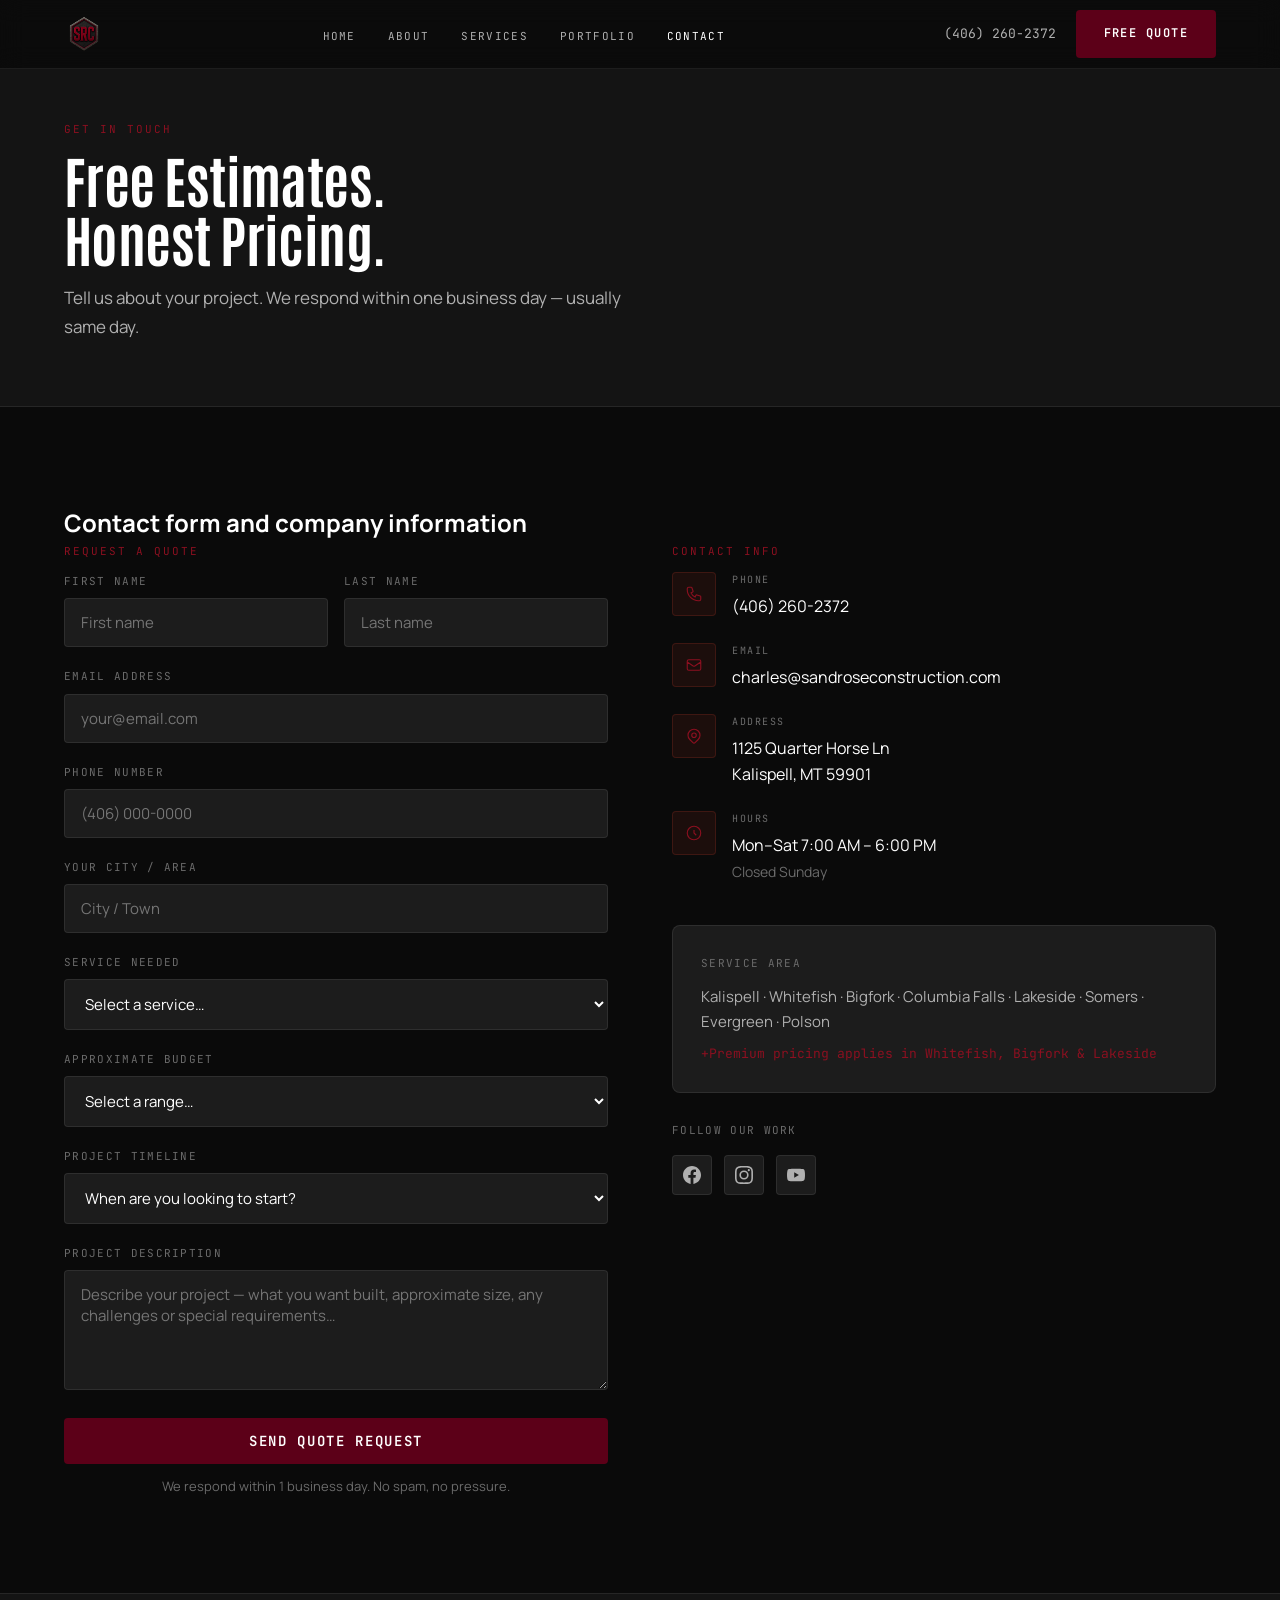
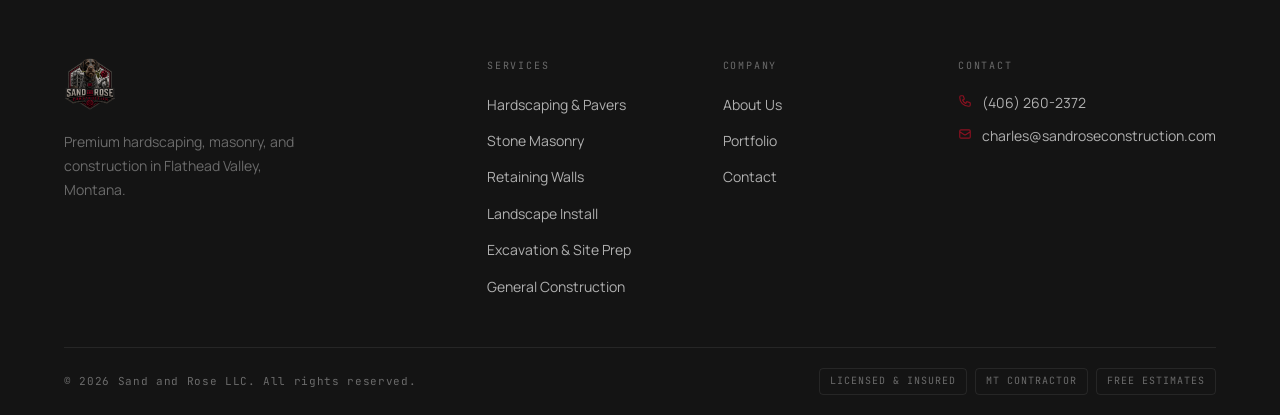
<file: contact.html>
<!DOCTYPE html>
<html lang="en">
<head>
  <meta charset="UTF-8">
  <meta name="viewport" content="width=device-width, initial-scale=1.0">
  <title>Contact & Free Estimate | Sand and Rose Construction | Kalispell, MT</title>
  <meta name="description" content="Request a free estimate from Sand and Rose Construction. We serve Kalispell, Whitefish, Bigfork, Columbia Falls, and all of Flathead Valley, Montana.">
  <link rel="canonical" href="https://www.sandandroseconstruction.com/contact.html">
  <meta property="og:title" content="Contact | Sand and Rose Construction | Kalispell, MT">
  <meta property="og:description" content="Get a free, honest estimate on your hardscaping, masonry, or construction project in Flathead Valley, Montana.">
  <meta property="og:url" content="https://www.sandandroseconstruction.com/contact.html">
  <meta property="og:image" content="https://www.sandandroseconstruction.com/assets/hero_retaining_wall.jpg">
  <link rel="icon" type="image/png" sizes="32x32" href="assets/favicon_32.png">
  <link rel="apple-touch-icon" href="assets/favicon_180.png">
  <link rel="stylesheet" href="css/styles.css">
  <script type="application/ld+json">
  {
    "@context": "https://schema.org",
    "@type": "LocalBusiness",
    "name": "Sand and Rose Construction",
    "url": "https://www.sandandroseconstruction.com",
    "telephone": "+14062602372",
    "email": "charles@sandroseconstruction.com",
    "address": {
      "@type": "PostalAddress",
      "streetAddress": "1125 Quarter Horse Ln",
      "addressLocality": "Kalispell",
      "addressRegion": "MT",
      "postalCode": "59901",
      "addressCountry": "US"
    }
  }
  </script>
</head>
<body>

<nav class="nav" role="navigation" aria-label="Main navigation">
  <div class="nav__inner">
    <a href="index.html" class="nav__logo" aria-label="Sand and Rose Construction home">
      <img src="assets/logo_badge.png" alt="Sand and Rose Construction logo">
    </a>
    <ul class="nav__links" role="list">
      <li><a href="index.html">Home</a></li>
      <li><a href="about.html">About</a></li>
      <li><a href="services.html">Services</a></li>
      <li><a href="portfolio.html">Portfolio</a></li>
      <li><a href="contact.html">Contact</a></li>
    </ul>
    <div class="nav__right">
      <a href="tel:+14062602372" class="nav__phone">(406) 260-2372</a>
      <a href="contact.html" class="btn btn-primary">Free Quote</a>
    </div>
    <button class="nav__toggle" aria-label="Open menu" aria-expanded="false">
      <span></span><span></span><span></span>
    </button>
  </div>
  <div class="nav__mobile" role="menu">
    <a href="index.html">Home</a>
    <a href="about.html">About</a>
    <a href="services.html">Services</a>
    <a href="portfolio.html">Portfolio</a>
    <a href="contact.html">Contact</a>
    <a href="tel:+14062602372">(406) 260-2372</a>
    <a href="contact.html" class="btn btn-primary">Free Quote</a>
  </div>
</nav>

<section class="page-hero" aria-labelledby="contact-heading">
  <div class="container">
    <span class="section-label">Get in Touch</span>
    <h1 class="section-title" id="contact-heading">Free Estimates.<br>Honest Pricing.</h1>
    <p class="section-sub">Tell us about your project. We respond within one business day — usually same day.</p>
  </div>
</section>

<section class="section" aria-labelledby="contact-form-heading">
  <div class="container">
    <h2 class="sr-only" id="contact-form-heading">Contact form and company information</h2>
    <div class="contact-grid">

      <!-- FORM -->
      <!-- IMPORTANT: Replace xpqgrbqa with your real Formspree endpoint -->
      <!-- Sign up free at formspree.io — takes 2 minutes -->
      <div>
        <span class="section-label">Request a Quote</span>
        <form
          action="https://formspree.io/f/xpqgrbqa"
          method="POST"
          data-validate
          aria-label="Quote request form">

          <div style="display:grid;grid-template-columns:1fr 1fr;gap:16px;">
            <div class="form-group">
              <label for="first-name">First name</label>
              <input type="text" id="first-name" name="first_name" placeholder="First name" required autocomplete="given-name">
            </div>
            <div class="form-group">
              <label for="last-name">Last name</label>
              <input type="text" id="last-name" name="last_name" placeholder="Last name" required autocomplete="family-name">
            </div>
          </div>

          <div class="form-group">
            <label for="email">Email address</label>
            <input type="email" id="email" name="email" placeholder="your@email.com" required autocomplete="email">
          </div>

          <div class="form-group">
            <label for="phone">Phone number</label>
            <input type="tel" id="phone" name="phone" placeholder="(406) 000-0000" autocomplete="tel">
          </div>

          <div class="form-group">
            <label for="city">Your city / area</label>
            <input type="text" id="city" name="city" placeholder="City / Town" required>
          </div>

          <div class="form-group">
            <label for="service">Service needed</label>
            <select id="service" name="service" required>
              <option value="" disabled selected>Select a service…</option>
              <option value="Hardscaping & Pavers">Hardscaping &amp; Pavers</option>
              <option value="Stone Masonry">Stone Masonry</option>
              <option value="Retaining Walls">Retaining Walls</option>
              <option value="Landscape Install">Landscape Install</option>
              <option value="Excavation & Site Prep">Excavation &amp; Site Prep</option>
              <option value="General Construction">General Construction</option>
              <option value="Multiple / Not Sure">Multiple / Not Sure</option>
            </select>
          </div>

          <div class="form-group">
            <label for="budget">Approximate budget</label>
            <select id="budget" name="budget">
              <option value="" disabled selected>Select a range…</option>
              <option value="Under $5,000">Under $5,000</option>
              <option value="$5,000 – $15,000">$5,000 – $15,000</option>
              <option value="$15,000 – $30,000">$15,000 – $30,000</option>
              <option value="$30,000 – $75,000">$30,000 – $75,000</option>
              <option value="$75,000+">$75,000+</option>
              <option value="Not sure yet">Not sure yet</option>
            </select>
          </div>

          <div class="form-group">
            <label for="timeline">Project timeline</label>
            <select id="timeline" name="timeline">
              <option value="" disabled selected>When are you looking to start?</option>
              <option value="ASAP">As soon as possible</option>
              <option value="1-3 months">1–3 months</option>
              <option value="3-6 months">3–6 months</option>
              <option value="This year">Sometime this year</option>
              <option value="Planning only">Just planning for now</option>
            </select>
          </div>

          <div class="form-group">
            <label for="message">Project description</label>
            <textarea id="message" name="message" placeholder="Describe your project — what you want built, approximate size, any challenges or special requirements…" required></textarea>
          </div>

          <!-- Honeypot spam filter -->
          <input type="text" name="_gotcha" style="display:none" tabindex="-1" autocomplete="off">
          <input type="hidden" name="_subject" value="New Quote Request — Sand and Rose Construction">
          <input type="hidden" name="_next" value="https://www.sandandroseconstruction.com/thank-you.html">

          <button type="submit" class="btn btn-primary" style="width:100%;justify-content:center;font-size:14px;">
            Send Quote Request
          </button>

          <p style="font-size:13px;color:var(--text-muted);margin-top:12px;text-align:center;">
            We respond within 1 business day. No spam, no pressure.
          </p>
        </form>
      </div>

      <!-- CONTACT INFO -->
      <div>
        <span class="section-label">Contact Info</span>
        <div class="contact-info" style="margin-top:8px;">
          <div class="contact-item">
            <div class="contact-item__icon" aria-hidden="true">
              <svg width="18" height="18" fill="none" stroke="currentColor" stroke-width="1.5" viewBox="0 0 24 24"><path d="M3 5a2 2 0 012-2h3.28a1 1 0 01.948.684l1.498 4.493a1 1 0 01-.502 1.21l-2.257 1.13a11.042 11.042 0 005.516 5.516l1.13-2.257a1 1 0 011.21-.502l4.493 1.498a1 1 0 01.684.949V19a2 2 0 01-2 2h-1C9.716 21 3 14.284 3 6V5z"/></svg>
            </div>
            <div>
              <div class="contact-item__label">Phone</div>
              <div class="contact-item__value"><a href="tel:+14062602372">(406) 260-2372</a></div>
            </div>
          </div>
          <div class="contact-item">
            <div class="contact-item__icon" aria-hidden="true">
              <svg width="18" height="18" fill="none" stroke="currentColor" stroke-width="1.5" viewBox="0 0 24 24"><path d="M3 8l7.89 5.26a2 2 0 002.22 0L21 8M5 19h14a2 2 0 002-2V7a2 2 0 00-2-2H5a2 2 0 00-2 2v10a2 2 0 002 2z"/></svg>
            </div>
            <div>
              <div class="contact-item__label">Email</div>
              <div class="contact-item__value"><a href="mailto:charles@sandroseconstruction.com">charles@sandroseconstruction.com</a></div>
            </div>
          </div>
          <div class="contact-item">
            <div class="contact-item__icon" aria-hidden="true">
              <svg width="18" height="18" fill="none" stroke="currentColor" stroke-width="1.5" viewBox="0 0 24 24"><path d="M17.657 16.657L13.414 20.9a1.998 1.998 0 01-2.827 0l-4.244-4.243a8 8 0 1111.314 0z"/><path d="M15 11a3 3 0 11-6 0 3 3 0 016 0z"/></svg>
            </div>
            <div>
              <div class="contact-item__label">Address</div>
              <div class="contact-item__value">1125 Quarter Horse Ln<br>Kalispell, MT 59901</div>
            </div>
          </div>
          <div class="contact-item">
            <div class="contact-item__icon" aria-hidden="true">
              <svg width="18" height="18" fill="none" stroke="currentColor" stroke-width="1.5" viewBox="0 0 24 24"><path d="M12 8v4l3 3m6-3a9 9 0 11-18 0 9 9 0 0118 0z"/></svg>
            </div>
            <div>
              <div class="contact-item__label">Hours</div>
              <div class="contact-item__value">Mon–Sat 7:00 AM – 6:00 PM<br><span style="color:var(--text-muted);font-size:14px;">Closed Sunday</span></div>
            </div>
          </div>
        </div>

        <div style="margin-top:40px;padding:28px;background:var(--surface-2);border:1px solid var(--border);border-radius:var(--radius-lg);">
          <p style="font-family:var(--font-mono);font-size:11px;letter-spacing:0.12em;text-transform:uppercase;color:var(--text-muted);margin-bottom:12px;">Service Area</p>
          <p style="font-size:15px;color:var(--text-secondary);line-height:1.7;margin-bottom:0;">Kalispell · Whitefish · Bigfork · Columbia Falls · Lakeside · Somers · Evergreen · Polson</p>
          <p style="font-size:13px;color:var(--crimson);margin-top:8px;font-family:var(--font-mono);">+Premium pricing applies in Whitefish, Bigfork &amp; Lakeside</p>
        </div>

        <div style="margin-top:28px;">
          <p style="font-family:var(--font-mono);font-size:11px;letter-spacing:0.12em;text-transform:uppercase;color:var(--text-muted);margin-bottom:16px;">Follow Our Work</p>
          <div class="social-links">
            <a href="https://www.facebook.com/SandAndRoseConstruction" class="social-link" target="_blank" rel="noopener noreferrer" aria-label="Facebook">
              <svg viewBox="0 0 24 24" fill="currentColor"><path d="M24 12.073c0-6.627-5.373-12-12-12s-12 5.373-12 12c0 5.99 4.388 10.954 10.125 11.854v-8.385H7.078v-3.47h3.047V9.43c0-3.007 1.792-4.669 4.533-4.669 1.312 0 2.686.235 2.686.235v2.953H15.83c-1.491 0-1.956.925-1.956 1.874v2.25h3.328l-.532 3.47h-2.796v8.385C19.612 23.027 24 18.062 24 12.073z"/></svg>
            </a>
            <a href="https://www.instagram.com/sandandroseconstruction" class="social-link" target="_blank" rel="noopener noreferrer" aria-label="Instagram">
              <svg viewBox="0 0 24 24" fill="currentColor"><path d="M12 2.163c3.204 0 3.584.012 4.85.07 3.252.148 4.771 1.691 4.919 4.919.058 1.265.069 1.645.069 4.849 0 3.205-.012 3.584-.069 4.849-.149 3.225-1.664 4.771-4.919 4.919-1.266.058-1.644.07-4.85.07-3.204 0-3.584-.012-4.849-.07-3.26-.149-4.771-1.699-4.919-4.92-.058-1.265-.07-1.644-.07-4.849 0-3.204.013-3.583.07-4.849.149-3.227 1.664-4.771 4.919-4.919 1.266-.057 1.645-.069 4.849-.069zM12 0C8.741 0 8.333.014 7.053.072 2.695.272.273 2.69.073 7.052.014 8.333 0 8.741 0 12c0 3.259.014 3.668.072 4.948.2 4.358 2.618 6.78 6.98 6.98C8.333 23.986 8.741 24 12 24c3.259 0 3.668-.014 4.948-.072 4.354-.2 6.782-2.618 6.979-6.98.059-1.28.073-1.689.073-4.948 0-3.259-.014-3.667-.072-4.947-.196-4.354-2.617-6.78-6.979-6.98C15.668.014 15.259 0 12 0zm0 5.838a6.162 6.162 0 100 12.324 6.162 6.162 0 000-12.324zM12 16a4 4 0 110-8 4 4 0 010 8zm6.406-11.845a1.44 1.44 0 100 2.881 1.44 1.44 0 000-2.881z"/></svg>
            </a>
            <a href="https://www.youtube.com/@SandAndRoseConstruction" class="social-link" target="_blank" rel="noopener noreferrer" aria-label="YouTube">
              <svg viewBox="0 0 24 24" fill="currentColor"><path d="M23.495 6.205a3.007 3.007 0 00-2.088-2.088c-1.87-.501-9.396-.501-9.396-.501s-7.507-.01-9.396.501A3.007 3.007 0 00.527 6.205a31.247 31.247 0 00-.522 5.805 31.247 31.247 0 00.522 5.783 3.007 3.007 0 002.088 2.088c1.868.502 9.396.502 9.396.502s7.506 0 9.396-.502a3.007 3.007 0 002.088-2.088 31.247 31.247 0 00.5-5.783 31.247 31.247 0 00-.5-5.805zM9.609 15.601V8.408l6.264 3.602z"/></svg>
            </a>
          </div>
        </div>
      </div>
    </div>
  </div>
</section>

<footer class="footer" role="contentinfo">
  <div class="container">
    <div class="footer__grid">
      <div class="footer__brand">
        <img src="assets/logo_full.png" alt="Sand and Rose Construction">
        <p>Premium hardscaping, masonry, and construction in Flathead Valley, Montana.</p>
      </div>
      <div>
        <p class="footer__col-title">Services</p>
        <ul class="footer__links">
          <li><a href="services.html#hardscaping">Hardscaping &amp; Pavers</a></li>
          <li><a href="services.html#masonry">Stone Masonry</a></li>
          <li><a href="services.html#retaining">Retaining Walls</a></li>
          <li><a href="services.html#landscape">Landscape Install</a></li>
          <li><a href="services.html#excavation">Excavation &amp; Site Prep</a></li>
          <li><a href="services.html#general">General Construction</a></li>
        </ul>
      </div>
      <div>
        <p class="footer__col-title">Company</p>
        <ul class="footer__links">
          <li><a href="about.html">About Us</a></li>
          <li><a href="portfolio.html">Portfolio</a></li>
          <li><a href="contact.html">Contact</a></li>
        </ul>
      </div>
      <div>
        <p class="footer__col-title">Contact</p>
        <div class="footer__contact-item">
          <svg width="14" height="14" fill="none" stroke="currentColor" stroke-width="2" viewBox="0 0 24 24" aria-hidden="true"><path d="M3 5a2 2 0 012-2h3.28a1 1 0 01.948.684l1.498 4.493a1 1 0 01-.502 1.21l-2.257 1.13a11.042 11.042 0 005.516 5.516l1.13-2.257a1 1 0 011.21-.502l4.493 1.498a1 1 0 01.684.949V19a2 2 0 01-2 2h-1C9.716 21 3 14.284 3 6V5z"/></svg>
          <a href="tel:+14062602372">(406) 260-2372</a>
        </div>
        <div class="footer__contact-item">
          <svg width="14" height="14" fill="none" stroke="currentColor" stroke-width="2" viewBox="0 0 24 24" aria-hidden="true"><path d="M3 8l7.89 5.26a2 2 0 002.22 0L21 8M5 19h14a2 2 0 002-2V7a2 2 0 00-2-2H5a2 2 0 00-2 2v10a2 2 0 002 2z"/></svg>
          <a href="mailto:charles@sandroseconstruction.com">charles@sandroseconstruction.com</a>
        </div>
      </div>
    </div>
    <div class="footer__bottom">
      <p class="footer__copy">&copy; <span id="year">2026</span> Sand and Rose LLC. All rights reserved.</p>
      <div class="footer__badges">
        <span class="footer__badge">Licensed &amp; Insured</span>
        <span class="footer__badge">MT Contractor</span>
        <span class="footer__badge">Free Estimates</span>
      </div>
    </div>
  </div>
</footer>

<script src="js/main.js"></script>
<script>document.getElementById('year').textContent = new Date().getFullYear();</script>
</body>
</html>
</file>
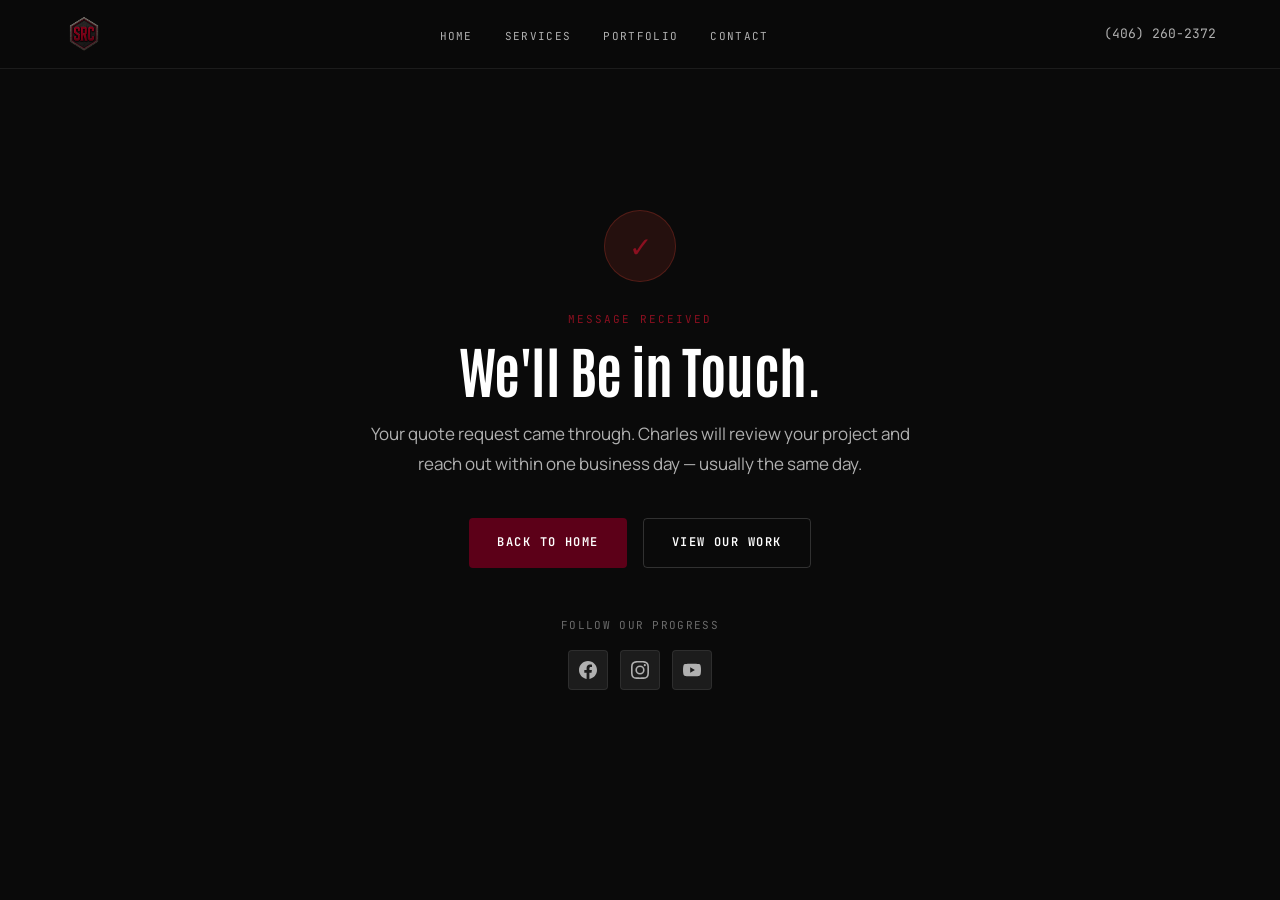
<file: thank-you.html>
<!DOCTYPE html>
<html lang="en">
<head>
  <meta charset="UTF-8">
  <meta name="viewport" content="width=device-width, initial-scale=1.0">
  <title>Thank You | Sand and Rose Construction</title>
  <meta name="robots" content="noindex, nofollow">
  <link rel="canonical" href="https://www.sandandroseconstruction.com/thank-you.html">
  <link rel="icon" type="image/png" sizes="32x32" href="assets/favicon_32.png">
  <link rel="stylesheet" href="css/styles.css">
</head>
<body>
<nav class="nav" role="navigation" aria-label="Main navigation">
  <div class="nav__inner">
    <a href="index.html" class="nav__logo" aria-label="Sand and Rose Construction home">
      <img src="assets/logo_badge.png" alt="Sand and Rose Construction logo">
    </a>
    <ul class="nav__links" role="list">
      <li><a href="index.html">Home</a></li>
      <li><a href="services.html">Services</a></li>
      <li><a href="portfolio.html">Portfolio</a></li>
      <li><a href="contact.html">Contact</a></li>
    </ul>
    <div class="nav__right">
      <a href="tel:+14062602372" class="nav__phone">(406) 260-2372</a>
    </div>
    <button class="nav__toggle" aria-label="Open menu" aria-expanded="false">
      <span></span><span></span><span></span>
    </button>
  </div>
  <div class="nav__mobile" role="menu">
    <a href="index.html">Home</a>
    <a href="services.html">Services</a>
    <a href="portfolio.html">Portfolio</a>
    <a href="contact.html">Contact</a>
  </div>
</nav>

<main class="thank-you" aria-labelledby="thankyou-heading">
  <div style="max-width:560px;width:100%;">
    <div class="thank-you__icon" aria-hidden="true">✓</div>
    <span class="section-label" style="justify-content:center;display:flex;">Message Received</span>
    <h1 class="section-title" id="thankyou-heading" style="text-align:center;font-size:clamp(32px,6vw,56px);">We'll Be in Touch.</h1>
    <p style="font-size:17px;color:var(--text-secondary);text-align:center;line-height:1.75;margin:20px 0 40px;">Your quote request came through. Charles will review your project and reach out within one business day — usually the same day.</p>
    <div style="display:flex;gap:16px;justify-content:center;flex-wrap:wrap;">
      <a href="index.html" class="btn btn-primary">Back to Home</a>
      <a href="portfolio.html" class="btn btn-outline">View Our Work</a>
    </div>
    <div style="margin-top:48px;text-align:center;">
      <p style="font-family:var(--font-mono);font-size:11px;letter-spacing:0.12em;text-transform:uppercase;color:var(--text-muted);margin-bottom:16px;">Follow our progress</p>
      <div class="social-links" style="justify-content:center;">
        <a href="https://www.facebook.com/SandAndRoseConstruction" class="social-link" target="_blank" rel="noopener noreferrer" aria-label="Facebook">
          <svg viewBox="0 0 24 24" fill="currentColor"><path d="M24 12.073c0-6.627-5.373-12-12-12s-12 5.373-12 12c0 5.99 4.388 10.954 10.125 11.854v-8.385H7.078v-3.47h3.047V9.43c0-3.007 1.792-4.669 4.533-4.669 1.312 0 2.686.235 2.686.235v2.953H15.83c-1.491 0-1.956.925-1.956 1.874v2.25h3.328l-.532 3.47h-2.796v8.385C19.612 23.027 24 18.062 24 12.073z"/></svg>
        </a>
        <a href="https://www.instagram.com/sandandroseconstruction" class="social-link" target="_blank" rel="noopener noreferrer" aria-label="Instagram">
          <svg viewBox="0 0 24 24" fill="currentColor"><path d="M12 2.163c3.204 0 3.584.012 4.85.07 3.252.148 4.771 1.691 4.919 4.919.058 1.265.069 1.645.069 4.849 0 3.205-.012 3.584-.069 4.849-.149 3.225-1.664 4.771-4.919 4.919-1.266.058-1.644.07-4.85.07-3.204 0-3.584-.012-4.849-.07-3.26-.149-4.771-1.699-4.919-4.92-.058-1.265-.07-1.644-.07-4.849 0-3.204.013-3.583.07-4.849.149-3.227 1.664-4.771 4.919-4.919 1.266-.057 1.645-.069 4.849-.069zM12 0C8.741 0 8.333.014 7.053.072 2.695.272.273 2.69.073 7.052.014 8.333 0 8.741 0 12c0 3.259.014 3.668.072 4.948.2 4.358 2.618 6.78 6.98 6.98C8.333 23.986 8.741 24 12 24c3.259 0 3.668-.014 4.948-.072 4.354-.2 6.782-2.618 6.979-6.98.059-1.28.073-1.689.073-4.948 0-3.259-.014-3.667-.072-4.947-.196-4.354-2.617-6.78-6.979-6.98C15.668.014 15.259 0 12 0zm0 5.838a6.162 6.162 0 100 12.324 6.162 6.162 0 000-12.324zM12 16a4 4 0 110-8 4 4 0 010 8zm6.406-11.845a1.44 1.44 0 100 2.881 1.44 1.44 0 000-2.881z"/></svg>
        </a>
        <a href="https://www.youtube.com/@SandAndRoseConstruction" class="social-link" target="_blank" rel="noopener noreferrer" aria-label="YouTube">
          <svg viewBox="0 0 24 24" fill="currentColor"><path d="M23.495 6.205a3.007 3.007 0 00-2.088-2.088c-1.87-.501-9.396-.501-9.396-.501s-7.507-.01-9.396.501A3.007 3.007 0 00.527 6.205a31.247 31.247 0 00-.522 5.805 31.247 31.247 0 00.522 5.783 3.007 3.007 0 002.088 2.088c1.868.502 9.396.502 9.396.502s7.506 0 9.396-.502a3.007 3.007 0 002.088-2.088 31.247 31.247 0 00.5-5.783 31.247 31.247 0 00-.5-5.805zM9.609 15.601V8.408l6.264 3.602z"/></svg>
        </a>
      </div>
    </div>
  </div>
</main>

<script src="js/main.js"></script>
</body>
</html>
</file>
<file: css/styles.css>
/* ============================================================
   SAND AND ROSE CONSTRUCTION — styles.css
   Fonts: Antonio (display), Manrope (body), JetBrains Mono (data)
   Colors: Crimson #c0392b | Deep #5C0018 | Sand #c9a87c
           Dark #0a0a0a | Surface-1 #141414 | Surface-2 #1c1c1c
   ============================================================ */

@import url('https://fonts.googleapis.com/css2?family=Antonio:wght@400;700&family=Manrope:wght@400;500;600&family=JetBrains+Mono:wght@400;600&display=swap');

*, *::before, *::after { box-sizing: border-box; margin: 0; padding: 0; }

:root {
  --crimson:    #8B1020;
  --crimson-deep: #5C0018;
  --crimson-hover: #5C0018;
  --sand:       #c9a87c;
  --dark:       #0a0a0a;
  --surface-1:  #141414;
  --surface-2:  #1c1c1c;
  --surface-3:  #242424;
  --text-primary: #ffffff;
  --text-secondary: #b0b0b0;
  --text-muted: #6b6b6b;
  --border: rgba(255,255,255,0.08);
  --border-hover: rgba(255,255,255,0.16);
  --radius: 4px;
  --radius-lg: 8px;
  --transition: 0.22s ease;
  --max-width: 1200px;
  --font-display: 'Antonio', sans-serif;
  --font-body: 'Manrope', sans-serif;
  --font-mono: 'JetBrains Mono', monospace;
}

html { scroll-behavior: smooth; }

body {
  font-family: var(--font-body);
  background: var(--dark);
  color: var(--text-primary);
  font-size: 16px;
  line-height: 1.65;
  -webkit-font-smoothing: antialiased;
}

img { max-width: 100%; display: block; }
a { color: inherit; text-decoration: none; }
ul { list-style: none; }

/* ── UTILITY ───────────────────────────────────────────────── */
.container { max-width: var(--max-width); margin: 0 auto; padding: 0 24px; }
.section { padding: 96px 0; }
.section--dark { background: var(--surface-1); }
.section--darker { background: var(--surface-2); }

.section-label {
  font-family: var(--font-mono);
  font-size: 11px;
  letter-spacing: 0.18em;
  text-transform: uppercase;
  color: var(--crimson);
  margin-bottom: 12px;
  display: block;
}

.section-title {
  font-family: var(--font-display);
  font-size: clamp(32px, 5vw, 56px);
  font-weight: 700;
  line-height: 1.05;
  letter-spacing: -0.01em;
  color: var(--text-primary);
  margin-bottom: 16px;
}

.section-sub {
  font-size: 17px;
  color: var(--text-secondary);
  max-width: 560px;
  line-height: 1.7;
}

.btn {
  display: inline-flex;
  align-items: center;
  gap: 8px;
  font-family: var(--font-mono);
  font-size: 12px;
  font-weight: 600;
  letter-spacing: 0.12em;
  text-transform: uppercase;
  padding: 14px 28px;
  border-radius: var(--radius);
  border: none;
  cursor: pointer;
  transition: var(--transition);
  white-space: nowrap;
}

.btn-primary {
  background: var(--crimson-deep);
  color: #fff;
}
.btn-primary:hover { background: var(--crimson-hover); transform: translateY(-1px); }

.btn-outline {
  background: transparent;
  color: var(--text-primary);
  border: 1px solid var(--border-hover);
}
.btn-outline:hover { border-color: var(--crimson); color: var(--crimson); }

.btn-sand {
  background: var(--sand);
  color: var(--dark);
}
.btn-sand:hover { opacity: 0.88; transform: translateY(-1px); }

/* ── FADE-UP ANIMATION — JS-gated (critical SEO fix) ──────── */
/* Content visible by default — only animate when JS is present */
.fade-up { opacity: 1; transform: none; transition: none; }
html.js .fade-up {
  opacity: 0;
  transform: translateY(24px);
  transition: opacity 0.55s ease, transform 0.55s ease;
}
html.js .fade-up.visible { opacity: 1; transform: none; }

/* ── NAVIGATION ────────────────────────────────────────────── */
.nav {
  position: fixed;
  top: 0; left: 0; right: 0;
  z-index: 1000;
  background: rgba(10,10,10,0.85);
  backdrop-filter: blur(12px);
  border-bottom: 1px solid var(--border);
  transition: background var(--transition), box-shadow var(--transition);
}
.nav.scrolled {
  background: rgba(10,10,10,0.98);
  box-shadow: 0 2px 24px rgba(0,0,0,0.5);
}
.nav__inner {
  display: flex;
  align-items: center;
  justify-content: space-between;
  height: 68px;
  max-width: var(--max-width);
  margin: 0 auto;
  padding: 0 24px;
}
.nav__logo {
  display: flex;
  align-items: center;
  gap: 12px;
  flex-shrink: 0;
}
.nav__logo img { height: 40px; width: auto; }
.nav__logo-text {
  font-family: var(--font-display);
  font-size: 15px;
  font-weight: 700;
  letter-spacing: 0.08em;
  text-transform: uppercase;
  line-height: 1.2;
  color: var(--text-primary);
}
.nav__logo-text span { color: var(--crimson); }

.nav__links {
  display: flex;
  align-items: center;
  gap: 32px;
}
.nav__links a {
  font-family: var(--font-mono);
  font-size: 11px;
  letter-spacing: 0.12em;
  text-transform: uppercase;
  color: var(--text-secondary);
  transition: color var(--transition);
}
.nav__links a:hover, .nav__links a.active { color: var(--text-primary); }

.nav__right {
  display: flex;
  align-items: center;
  gap: 20px;
}
.nav__phone {
  font-family: var(--font-mono);
  font-size: 13px;
  color: var(--text-secondary);
  transition: color var(--transition);
}
.nav__phone:hover { color: var(--sand); }

.nav__toggle {
  display: none;
  flex-direction: column;
  gap: 5px;
  cursor: pointer;
  padding: 4px;
  background: none;
  border: none;
}
.nav__toggle span {
  display: block;
  width: 24px;
  height: 2px;
  background: var(--text-primary);
  transition: var(--transition);
}

.nav__mobile {
  display: none;
  flex-direction: column;
  background: var(--surface-1);
  border-top: 1px solid var(--border);
  padding: 20px 24px;
  gap: 4px;
}
.nav__mobile.open { display: flex; }
.nav__mobile a {
  font-family: var(--font-mono);
  font-size: 13px;
  letter-spacing: 0.1em;
  text-transform: uppercase;
  color: var(--text-secondary);
  padding: 12px 0;
  border-bottom: 1px solid var(--border);
  transition: color var(--transition);
}
.nav__mobile a:hover { color: var(--text-primary); }
.nav__mobile .btn { margin-top: 12px; text-align: center; justify-content: center; }

@media (max-width: 900px) {
  .nav__links { display: none; }
  .nav__phone { display: none; }
  .nav__toggle { display: flex; }
}

/* ── HERO ──────────────────────────────────────────────────── */
.hero {
  position: relative;
  min-height: 100vh;
  display: flex;
  align-items: center;
  overflow: hidden;
  padding-top: 68px;
}
.hero__bg {
  position: absolute;
  inset: 0;
  background-size: cover;
  background-position: center;
  background-image: url('../assets/hero_boulder_wall.jpg');
}
.hero__bg::after {
  content: '';
  position: absolute;
  inset: 0;
  background: linear-gradient(
    to right,
    rgba(5,5,15,0.38) 0%,
    rgba(8,8,18,0.22) 50%,
    rgba(10,10,20,0.05) 100%
  );
}
.hero__content {
  position: relative;
  z-index: 2;
  max-width: var(--max-width);
  margin: 0 auto;
  padding: 48px 24px 40px;
}
.hero__brand-logo {
  position: absolute;
  top: 88px;
  left: 32px;
  width: 280px;
  z-index: 3;
  filter: drop-shadow(0 4px 20px rgba(0, 0, 0, 0.7));
}
.hero__eyebrow {
  font-family: var(--font-mono);
  font-size: 11px;
  letter-spacing: 0.2em;
  text-transform: uppercase;
  color: var(--sand);
  margin-bottom: 20px;
  display: flex;
  align-items: center;
  gap: 12px;
}
.hero__eyebrow::before {
  content: '';
  display: block;
  width: 32px;
  height: 1px;
  background: var(--sand);
}
.hero__title {
  font-family: var(--font-display);
  font-size: clamp(48px, 8vw, 96px);
  font-weight: 700;
  line-height: 0.95;
  letter-spacing: -0.02em;
  max-width: 700px;
  margin-bottom: 28px;
}
.hero__title em {
  font-style: normal;
  color: var(--crimson);
}
.hero__sub {
  font-size: 18px;
  color: var(--text-secondary);
  max-width: 480px;
  margin-bottom: 40px;
  line-height: 1.7;
}
.hero__cta { display: flex; gap: 16px; flex-wrap: wrap; }

.hero__stats {
  position: absolute;
  bottom: 48px;
  right: 24px;
  z-index: 2;
  display: flex;
  gap: 0;
}
.hero__stat {
  padding: 24px 32px;
  background: rgba(20,20,20,0.85);
  border: 1px solid var(--border);
  text-align: center;
  border-right: none;
}
.hero__stat:last-child { border-right: 1px solid var(--border); }
.hero__stat-num {
  font-family: var(--font-display);
  font-size: 40px;
  font-weight: 700;
  color: var(--crimson);
  line-height: 1;
  display: block;
}
.hero__stat-label {
  font-family: var(--font-mono);
  font-size: 10px;
  letter-spacing: 0.15em;
  text-transform: uppercase;
  color: var(--text-muted);
  margin-top: 4px;
  display: block;
}

@media (max-width: 700px) {
  .hero__stats {
    position: static;
    margin-top: 48px;
    flex-wrap: wrap;
  }
  .hero__stat { flex: 1; min-width: 100px; border-right: 1px solid var(--border); }
}

/* ── TRUST BAR ─────────────────────────────────────────────── */
.trust-bar {
  background: var(--surface-2);
  border-top: 1px solid var(--border);
  border-bottom: 1px solid var(--border);
  padding: 20px 0;
}
.trust-bar__inner {
  display: flex;
  align-items: center;
  justify-content: center;
  flex-wrap: wrap;
  gap: 0;
  max-width: var(--max-width);
  margin: 0 auto;
  padding: 0 24px;
}
.trust-bar__item {
  display: flex;
  align-items: center;
  gap: 10px;
  padding: 8px 28px;
  border-right: 1px solid var(--border);
  font-family: var(--font-mono);
  font-size: 11px;
  letter-spacing: 0.1em;
  text-transform: uppercase;
  color: var(--text-secondary);
}
.trust-bar__item:last-child { border-right: none; }
.trust-bar__item svg { color: var(--crimson); flex-shrink: 0; }

@media (max-width: 700px) {
  .trust-bar__item { border-right: none; border-bottom: 1px solid var(--border); width: 100%; justify-content: center; }
  .trust-bar__item:last-child { border-bottom: none; }
}

/* ── SERVICES GRID ─────────────────────────────────────────── */
.services-grid {
  display: grid;
  grid-template-columns: repeat(auto-fit, minmax(340px, 1fr));
  gap: 1px;
  background: var(--border);
  border: 1px solid var(--border);
}
.service-card {
  background: var(--surface-1);
  padding: 48px 40px;
  transition: background var(--transition);
  position: relative;
  overflow: hidden;
}
.service-card::before {
  content: '';
  position: absolute;
  bottom: 0; left: 0;
  width: 100%;
  height: 2px;
  background: var(--crimson);
  transform: scaleX(0);
  transform-origin: left;
  transition: transform 0.35s ease;
}
.service-card:hover { background: var(--surface-2); }
.service-card:hover::before { transform: scaleX(1); }

.service-card__num {
  font-family: var(--font-mono);
  font-size: 11px;
  color: var(--crimson);
  letter-spacing: 0.15em;
  margin-bottom: 20px;
  display: block;
}
.service-card__icon {
  width: 44px;
  height: 44px;
  background: rgba(192,57,43,0.12);
  border: 1px solid rgba(192,57,43,0.2);
  border-radius: var(--radius);
  display: flex;
  align-items: center;
  justify-content: center;
  margin-bottom: 24px;
  color: var(--crimson);
}
.service-card__title {
  font-family: var(--font-display);
  font-size: 26px;
  font-weight: 700;
  margin-bottom: 12px;
  line-height: 1.1;
}
.service-card__desc {
  font-size: 15px;
  color: var(--text-secondary);
  line-height: 1.7;
  margin-bottom: 24px;
}
.service-card__link {
  font-family: var(--font-mono);
  font-size: 11px;
  letter-spacing: 0.12em;
  text-transform: uppercase;
  color: var(--crimson);
  display: flex;
  align-items: center;
  gap: 8px;
  transition: gap var(--transition);
}
.service-card:hover .service-card__link { gap: 14px; }

/* ── PORTFOLIO GRID ────────────────────────────────────────── */
.portfolio-grid {
  display: grid;
  grid-template-columns: repeat(3, 1fr);
  gap: 2px;
}
.portfolio-item {
  position: relative;
  aspect-ratio: 4/3;
  overflow: hidden;
  cursor: pointer;
}
.portfolio-item img {
  width: 100%;
  height: 100%;
  object-fit: cover;
  transition: transform 0.5s ease;
}
.portfolio-item:hover img { transform: scale(1.06); }
.portfolio-item__overlay {
  position: absolute;
  inset: 0;
  background: rgba(10,10,10,0);
  display: flex;
  flex-direction: column;
  justify-content: flex-end;
  padding: 24px;
  transition: background var(--transition);
}
.portfolio-item:hover .portfolio-item__overlay {
  background: rgba(10,10,10,0.65);
}
.portfolio-item__label {
  font-family: var(--font-mono);
  font-size: 11px;
  letter-spacing: 0.1em;
  text-transform: uppercase;
  color: var(--sand);
  opacity: 0;
  transition: opacity var(--transition);
  margin-bottom: 4px;
}
.portfolio-item__title {
  font-family: var(--font-display);
  font-size: 20px;
  font-weight: 700;
  opacity: 0;
  transform: translateY(8px);
  transition: opacity var(--transition), transform var(--transition);
}
.portfolio-item:hover .portfolio-item__label,
.portfolio-item:hover .portfolio-item__title {
  opacity: 1;
  transform: none;
}

.portfolio-filter {
  display: flex;
  gap: 4px;
  flex-wrap: wrap;
  margin-bottom: 32px;
}
.portfolio-filter__btn {
  font-family: var(--font-mono);
  font-size: 11px;
  letter-spacing: 0.1em;
  text-transform: uppercase;
  padding: 8px 18px;
  border: 1px solid var(--border);
  background: transparent;
  color: var(--text-muted);
  border-radius: var(--radius);
  cursor: pointer;
  transition: var(--transition);
}
.portfolio-filter__btn:hover,
.portfolio-filter__btn.active {
  border-color: var(--crimson);
  color: var(--text-primary);
  background: rgba(192,57,43,0.1);
}

@media (max-width: 700px) { .portfolio-grid { grid-template-columns: repeat(2, 1fr); } }
@media (max-width: 480px) { .portfolio-grid { grid-template-columns: 1fr; } }

/* ── LIGHTBOX ──────────────────────────────────────────────── */
.lightbox {
  display: none;
  position: fixed;
  inset: 0;
  z-index: 2000;
  background: rgba(0,0,0,0.95);
  align-items: center;
  justify-content: center;
  flex-direction: column;
  gap: 16px;
}
.lightbox.active { display: flex; }
.lightbox img {
  max-width: 90vw;
  max-height: 80vh;
  object-fit: contain;
  border: 1px solid var(--border);
}
.lightbox__caption {
  font-family: var(--font-mono);
  font-size: 12px;
  color: var(--text-muted);
  letter-spacing: 0.1em;
}
.lightbox__close {
  position: fixed;
  top: 24px;
  right: 24px;
  width: 44px;
  height: 44px;
  background: var(--surface-2);
  border: 1px solid var(--border);
  border-radius: 50%;
  cursor: pointer;
  display: flex;
  align-items: center;
  justify-content: center;
  font-size: 20px;
  color: var(--text-primary);
  transition: background var(--transition);
}
.lightbox__close:hover { background: var(--crimson); }
.lightbox__nav {
  position: fixed;
  top: 50%;
  transform: translateY(-50%);
  width: 48px;
  height: 48px;
  background: var(--surface-2);
  border: 1px solid var(--border);
  border-radius: 50%;
  cursor: pointer;
  display: flex;
  align-items: center;
  justify-content: center;
  font-size: 20px;
  color: var(--text-primary);
  transition: background var(--transition);
}
.lightbox__nav:hover { background: var(--crimson); }
.lightbox__nav--prev { left: 24px; }
.lightbox__nav--next { right: 24px; }

/* ── CTA SECTION ───────────────────────────────────────────── */
.cta-section {
  background: var(--crimson-deep);
  border-top: 1px solid rgba(139,16,32,0.4);
  border-bottom: 1px solid rgba(139,16,32,0.4);
  padding: 80px 0;
  text-align: center;
}
.cta-section .section-title { color: #fff; }
.cta-section .section-sub { color: rgba(255,255,255,0.75); margin: 0 auto 40px; }

/* ── TESTIMONIALS ──────────────────────────────────────────── */
.testimonials-grid {
  display: grid;
  grid-template-columns: repeat(auto-fit, minmax(300px, 1fr));
  gap: 24px;
}
.testimonial {
  background: var(--surface-2);
  border: 1px solid var(--border);
  border-radius: var(--radius-lg);
  padding: 36px;
}
.testimonial__stars {
  color: var(--sand);
  font-size: 16px;
  letter-spacing: 3px;
  margin-bottom: 16px;
}
.testimonial__text {
  font-size: 16px;
  color: var(--text-secondary);
  line-height: 1.75;
  margin-bottom: 24px;
  font-style: italic;
}
.testimonial__author {
  display: flex;
  align-items: center;
  gap: 12px;
}
.testimonial__avatar {
  width: 44px;
  height: 44px;
  border-radius: 50%;
  background: var(--crimson);
  display: flex;
  align-items: center;
  justify-content: center;
  font-family: var(--font-display);
  font-size: 18px;
  font-weight: 700;
  color: #fff;
  flex-shrink: 0;
}
.testimonial__name {
  font-weight: 600;
  font-size: 15px;
}
.testimonial__location {
  font-family: var(--font-mono);
  font-size: 11px;
  color: var(--text-muted);
  letter-spacing: 0.08em;
}

/* ── CONTACT FORM ──────────────────────────────────────────── */
.contact-grid {
  display: grid;
  grid-template-columns: 1fr 1fr;
  gap: 64px;
  align-items: start;
}
.form-group { margin-bottom: 20px; }
.form-group label {
  display: block;
  font-family: var(--font-mono);
  font-size: 11px;
  letter-spacing: 0.12em;
  text-transform: uppercase;
  color: var(--text-muted);
  margin-bottom: 8px;
}
.form-group input,
.form-group select,
.form-group textarea {
  width: 100%;
  background: var(--surface-2);
  border: 1px solid var(--border);
  border-radius: var(--radius);
  padding: 13px 16px;
  color: var(--text-primary);
  font-family: var(--font-body);
  font-size: 15px;
  transition: border-color var(--transition);
  outline: none;
}
.form-group input:focus,
.form-group select:focus,
.form-group textarea:focus {
  border-color: var(--crimson);
}
.form-group textarea { min-height: 120px; resize: vertical; }
.form-group select option { background: var(--surface-2); }

.contact-info { display: flex; flex-direction: column; gap: 24px; }
.contact-item {
  display: flex;
  gap: 16px;
  align-items: flex-start;
}
.contact-item__icon {
  width: 44px;
  height: 44px;
  background: rgba(192,57,43,0.1);
  border: 1px solid rgba(192,57,43,0.2);
  border-radius: var(--radius);
  display: flex;
  align-items: center;
  justify-content: center;
  color: var(--crimson);
  flex-shrink: 0;
}
.contact-item__label {
  font-family: var(--font-mono);
  font-size: 10px;
  letter-spacing: 0.15em;
  text-transform: uppercase;
  color: var(--text-muted);
  margin-bottom: 4px;
}
.contact-item__value {
  font-size: 16px;
  color: var(--text-primary);
}
.contact-item__value a:hover { color: var(--crimson); }

@media (max-width: 768px) {
  .contact-grid { grid-template-columns: 1fr; gap: 48px; }
}

/* ── SOCIAL ICONS ──────────────────────────────────────────── */
.social-links {
  display: flex;
  gap: 12px;
  flex-wrap: wrap;
  align-items: center;
}
.social-link {
  width: 40px;
  height: 40px;
  background: var(--surface-2);
  border: 1px solid var(--border);
  border-radius: var(--radius);
  display: flex;
  align-items: center;
  justify-content: center;
  color: var(--text-secondary);
  transition: var(--transition);
}
.social-link:hover {
  background: var(--crimson);
  border-color: var(--crimson);
  color: #fff;
  transform: translateY(-2px);
}
.social-link svg { width: 18px; height: 18px; }

.social-link--facebook { color: #1877F2; }
.social-link.social-link--facebook:hover { background: #1877F2; border-color: #1877F2; color: #fff; }

.social-link--instagram { color: #E4405F; }
.social-link.social-link--instagram:hover {
  background: linear-gradient(45deg, #f09433, #e6683c, #dc2743, #cc2366, #bc1888);
  border-color: transparent;
  color: #fff;
}

.social-link--youtube { color: #FF0000; }
.social-link.social-link--youtube:hover { background: #FF0000; border-color: #FF0000; color: #fff; }

.social-link--google:hover { background: #fff; border-color: #fff; transform: translateY(-2px); }

/* ── FOOTER ────────────────────────────────────────────────── */
.footer {
  background: var(--surface-1);
  border-top: 1px solid var(--border);
  padding: 64px 0 0;
}
.footer__grid {
  display: grid;
  grid-template-columns: 2fr 1fr 1fr 1fr;
  gap: 48px;
  padding-bottom: 48px;
  border-bottom: 1px solid var(--border);
}
.footer__brand img { height: 52px; width: auto; margin-bottom: 20px; }
.footer__brand p {
  font-size: 14px;
  color: var(--text-muted);
  line-height: 1.7;
  margin-bottom: 24px;
  max-width: 260px;
}
.footer__col-title {
  font-family: var(--font-mono);
  font-size: 10px;
  letter-spacing: 0.18em;
  text-transform: uppercase;
  color: var(--text-muted);
  margin-bottom: 16px;
}
.footer__links { display: flex; flex-direction: column; gap: 10px; }
.footer__links a {
  font-size: 14px;
  color: var(--text-secondary);
  transition: color var(--transition);
}
.footer__links a:hover { color: var(--crimson); }
.footer__contact-item {
  display: flex;
  gap: 10px;
  font-size: 14px;
  color: var(--text-secondary);
  margin-bottom: 10px;
  align-items: flex-start;
}
.footer__contact-item svg { flex-shrink: 0; margin-top: 3px; color: var(--crimson); }
.footer__bottom {
  display: flex;
  align-items: center;
  justify-content: space-between;
  padding: 20px 0;
  flex-wrap: wrap;
  gap: 12px;
}
.footer__copy {
  font-family: var(--font-mono);
  font-size: 11px;
  color: var(--text-muted);
  letter-spacing: 0.06em;
}
.footer__badges {
  display: flex;
  gap: 8px;
  flex-wrap: wrap;
}
.footer__badge {
  font-family: var(--font-mono);
  font-size: 10px;
  letter-spacing: 0.1em;
  text-transform: uppercase;
  padding: 4px 10px;
  border: 1px solid var(--border);
  border-radius: var(--radius);
  color: var(--text-muted);
}

@media (max-width: 900px) {
  .footer__grid { grid-template-columns: 1fr 1fr; }
}
@media (max-width: 560px) {
  .footer__grid { grid-template-columns: 1fr; }
  .footer__bottom { flex-direction: column; text-align: center; }
}

/* ── SERVICE AREA MAP ──────────────────────────────────────── */
.area-grid {
  display: grid;
  grid-template-columns: repeat(auto-fit, minmax(180px, 1fr));
  gap: 12px;
}
.area-card {
  background: var(--surface-2);
  border: 1px solid var(--border);
  border-radius: var(--radius);
  padding: 20px;
  text-align: center;
}
.area-card__name {
  font-family: var(--font-display);
  font-size: 18px;
  font-weight: 700;
  margin-bottom: 4px;
}
.area-card__note {
  font-family: var(--font-mono);
  font-size: 10px;
  letter-spacing: 0.1em;
  text-transform: uppercase;
  color: var(--crimson);
}
.area-card--premium { border-color: rgba(192,57,43,0.3); }

/* ── ABOUT PAGE ────────────────────────────────────────────── */
.about-hero {
  padding-top: 68px;
  background: var(--surface-1);
}
.about-grid {
  display: grid;
  grid-template-columns: 1fr 1fr;
  gap: 80px;
  align-items: center;
}
.about-img {
  width: 100%;
  aspect-ratio: 4/5;
  object-fit: cover;
  border-radius: var(--radius-lg);
}
.values-list { display: flex; flex-direction: column; gap: 20px; margin-top: 32px; }
.value-item {
  display: flex;
  gap: 16px;
  align-items: flex-start;
}
.value-item__dot {
  width: 8px;
  height: 8px;
  border-radius: 50%;
  background: var(--crimson);
  margin-top: 8px;
  flex-shrink: 0;
}
.value-item__title { font-weight: 600; margin-bottom: 4px; }
.value-item__desc { font-size: 15px; color: var(--text-secondary); }

@media (max-width: 768px) { .about-grid { grid-template-columns: 1fr; } }

/* ── SERVICES PAGE ─────────────────────────────────────────── */
.service-detail {
  padding: 64px 0;
  border-bottom: 1px solid var(--border);
}
.service-detail:last-child { border-bottom: none; }
.service-detail__grid {
  display: grid;
  grid-template-columns: 1fr 1fr;
  gap: 64px;
  align-items: center;
}
.service-detail__grid.reverse { direction: rtl; }
.service-detail__grid.reverse > * { direction: ltr; }
.service-detail__img {
  width: 100%;
  aspect-ratio: 4/3;
  object-fit: cover;
  border-radius: var(--radius-lg);
}
.service-detail ul { display: flex; flex-direction: column; gap: 10px; margin: 20px 0 28px; }
.service-detail li {
  display: flex;
  gap: 10px;
  font-size: 15px;
  color: var(--text-secondary);
}
.service-detail li::before {
  content: '—';
  color: var(--crimson);
  flex-shrink: 0;
}

@media (max-width: 768px) {
  .service-detail__grid, .service-detail__grid.reverse { grid-template-columns: 1fr; direction: ltr; }
}

/* ── PAGE HERO (inner pages) ───────────────────────────────── */
.page-hero {
  padding: 120px 0 64px;
  background: var(--surface-1);
  border-bottom: 1px solid var(--border);
}

/* ── 404 ───────────────────────────────────────────────────── */
.error-page {
  min-height: 100vh;
  display: flex;
  align-items: center;
  justify-content: center;
  text-align: center;
  padding: 40px 24px;
}
.error-page__num {
  font-family: var(--font-display);
  font-size: clamp(100px, 20vw, 200px);
  font-weight: 700;
  color: var(--surface-2);
  line-height: 1;
  margin-bottom: -20px;
}

/* ── THANK YOU ─────────────────────────────────────────────── */
.thank-you {
  min-height: 100vh;
  display: flex;
  align-items: center;
  justify-content: center;
  text-align: center;
  padding: 40px 24px;
}
.thank-you__icon {
  width: 72px;
  height: 72px;
  background: rgba(192,57,43,0.15);
  border: 1px solid rgba(192,57,43,0.3);
  border-radius: 50%;
  display: flex;
  align-items: center;
  justify-content: center;
  margin: 0 auto 28px;
  color: var(--crimson);
  font-size: 28px;
}

/* ── CALCULATORS ───────────────────────────────────────────── */
.calc-grid {
  display: grid;
  grid-template-columns: repeat(auto-fit, minmax(280px, 1fr));
  gap: 2px;
  background: var(--border);
  border: 1px solid var(--border);
  margin-bottom: 2px;
}
.calc-tile {
  background: var(--surface-1);
  padding: 40px 36px;
  transition: background var(--transition);
  cursor: pointer;
}
.calc-tile:hover { background: var(--surface-2); }
.calc-tile__icon {
  font-size: 28px;
  margin-bottom: 16px;
}
.calc-tile__title {
  font-family: var(--font-display);
  font-size: 22px;
  font-weight: 700;
  margin-bottom: 8px;
}
.calc-tile__desc { font-size: 14px; color: var(--text-secondary); }
.calc-tile--coming {
  opacity: 0.5;
  cursor: default;
}

/* ── RESPONSIVE MISC ───────────────────────────────────────── */
@media (max-width: 768px) {
  .section { padding: 64px 0; }
  .hero__title { font-size: clamp(40px, 12vw, 64px); }
  .hero__brand-logo { width: 120px; }
  .footer__brand img { width: 150px; }
}
</file>
